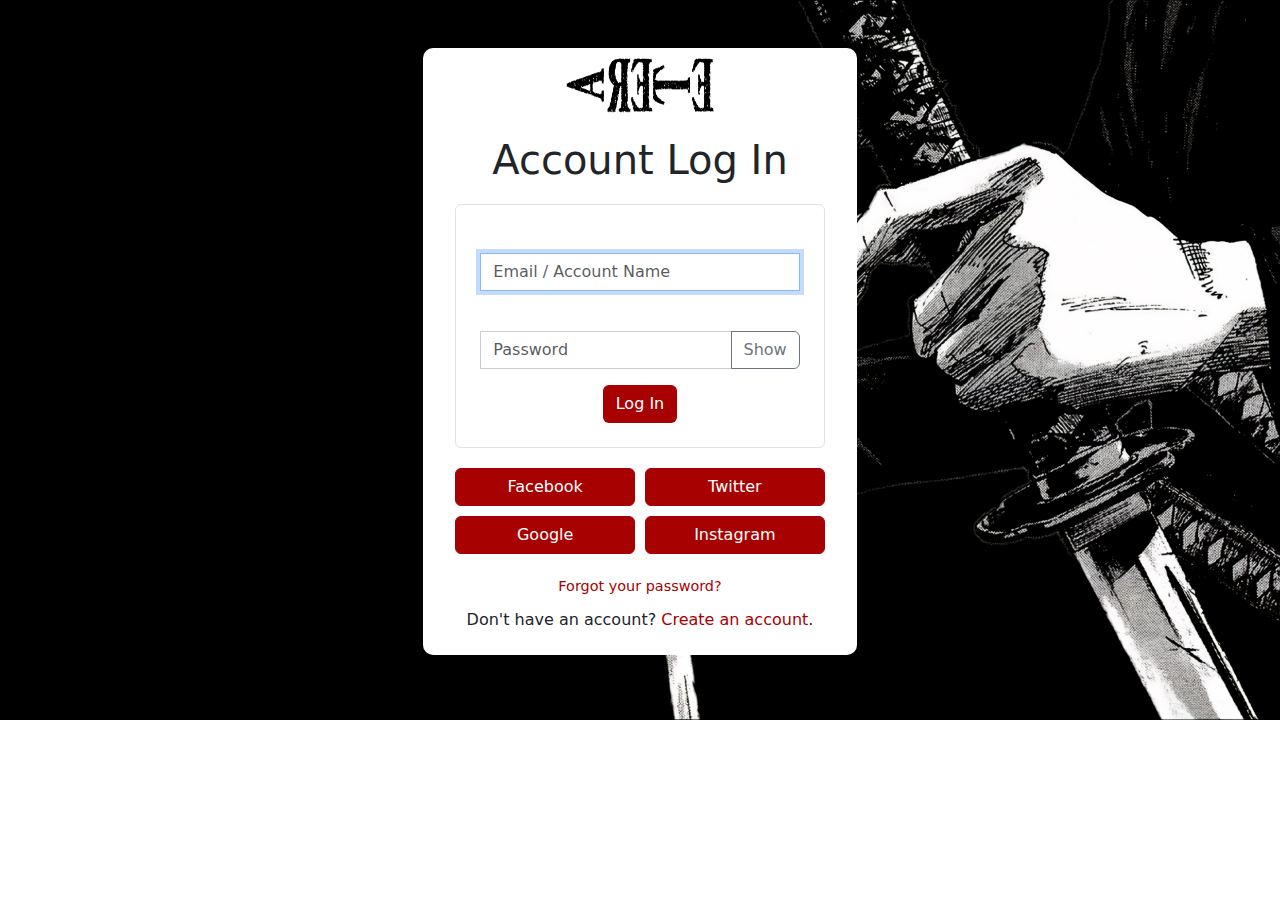
<file: index.html>
<!DOCTYPE html>
<html lang="en">
  <head>
    <meta charset="UTF-8" />
    <meta name="viewport" content="width=device-width, initial-scale=1.0" />
    <link
      rel="stylesheet"
      href="https://unpkg.com/bootstrap@5.3.3/dist/css/bootstrap.min.css"
    />
    <link rel="stylesheet" href="style.css" />
    <style></style>
    <title>Midterm</title>
  </head>
  <body>
    <div class="container mt-5">
      <div class="form-container">
        <div class="logo">
          <img
            src="images/ALogo1.png"
            alt="Midterm"
            class="mc1d7c91af_formLogo"
            height="60px"
            width="150px"
          />
        </div>
        <h1 class="serif">Account Log In</h1>
        <form method="POST" action="/login" class="border p-4 rounded">
          <input type="hidden" name="_formName" value="login" />
          <label for="inputEmail" class="sr-only"></label>
          <input
            type="text"
            id="inputEmail"
            class="form-control mb-3"
            placeholder="Email / Account Name"
            name="email"
            autocomplete="username"
            autofocus=""
            data-test="email-input"
          />
          <label for="inputPassword" class="sr-only"></label>
          <div class="input-group mb-3">
            <input
              type="password"
              id="inputPassword"
              class="form-control"
              placeholder="Password"
              name="password"
              data-test="password-input"
            />
            <link rel="stylesheet" href="product.html" />
            <button
              class="btn btn-outline-secondary"
              type="button"
              id="showPassword"
            >
              Show
            </button>
          </div>
          <a href="product.html" class="btn button; text-align:left" style="color: rgb(255, 255, 255); background-color: #a70101;">Log In</a>
          </button>
        </form>
        <div class="social-buttons">
          <a href="https://www.facebook.com/" class="btn btn-primary"
            >Facebook</a
          >
          <a href="https://twitter.com/" class="btn btn-primary">Twitter</a>
          <a href="https://www.google.com/" class="btn btn-primary">Google</a>
          <a href="https://www.instagram.com/" class="btn btn-primary"
            >Instagram</a
          >
        </div>
        <div class="password-reset">
          <a href="/password-reset" class="forgot-password"
            >Forgot your password?</a
          >
        </div>
        <div class="create-account">
          <p>
            Don't have an account?
            <a href="register.html">Create an account</a>.
          </p>
        </div>
      </div>
    </div>
    <script>
      const showPasswordButton = document.getElementById("showPassword");
      const passwordInput = document.getElementById("inputPassword");
      showPasswordButton.addEventListener("click", function () {
        const type =
          passwordInput.getAttribute("type") === "password"
            ? "text"
            : "password";
        passwordInput.setAttribute("type", type);
        this.textContent = type === "password" ? "Show" : "Hide";
      });
    </script>
  </body>
</html>
</file>
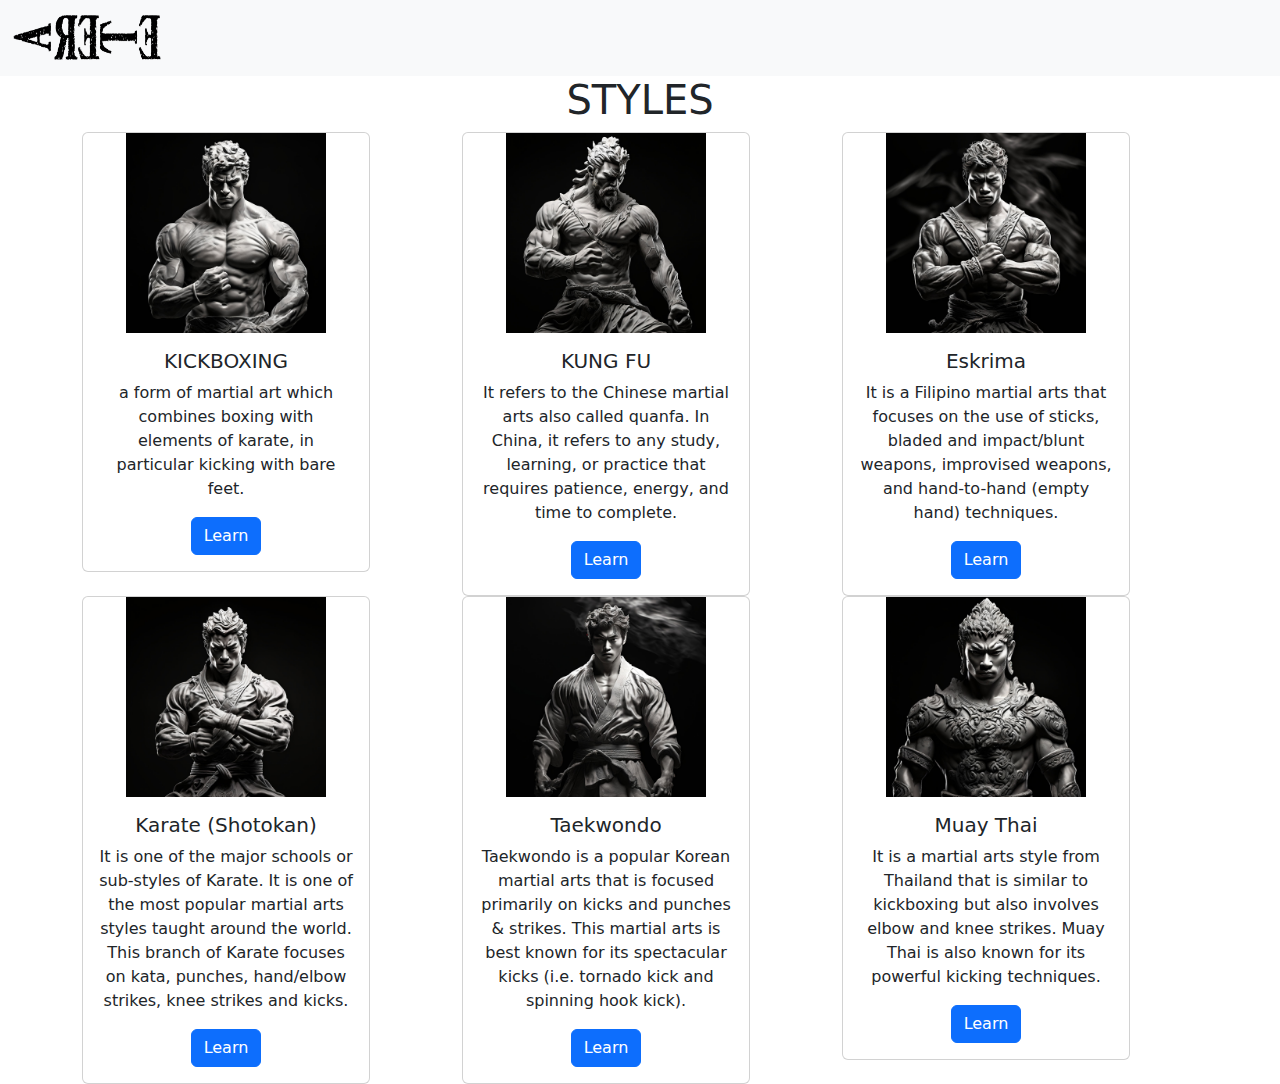
<file: product.html>
<!doctype html>
<html lang="en">
  <head>
    <meta charset="utf-8">
    <meta name="viewport" content="width=device-width, initial-scale=1">
    <link rel="stylesheet" href="https://cdnjs.cloudflare.com/ajax/libs/font-awesome/6.5.2/css/all.min.css" integrity="sha512-SnH5WK+bZxgPHs44uWIX+LLJAJ9/2PkPKZ5QiAj6Ta86w+fsb2TkcmfRyVX3pBnMFcV7oQPJkl9QevSCWr3W6A==" crossorigin="anonymous" referrerpolicy="no-referrer" />
    <title>Bootstrap demo</title>
    <link href="https://cdn.jsdelivr.net/npm/bootstrap@5.3.3/dist/css/bootstrap.min.css" rel="stylesheet" integrity="sha384-QWTKZyjpPEjISv5WaRU9OFeRpok6YctnYmDr5pNlyT2bRjXh0JMhjY6hW+ALEwIH" crossorigin="anonymous">
  </head>
  <body>
    
    <nav class="navbar navbar-expand-lg bg-body-tertiary">
  <div class="container-fluid">
    <a class="navbar-brand" href="#"><img src="images/ALogo1.png" alt="" height="50px" width="150px"></a>
    <button class="navbar-toggler" type="button" data-bs-toggle="collapse" data-bs-target="#navbarNav" aria-controls="navbarNav" aria-expanded="false" aria-label="Toggle navigation">
      <span class="navbar-toggler-icon"></span>
    </button>
    <div class="collapse navbar-collapse" id="navbarNav">
      <ul class="navbar-nav">      
      </ul>
    </div>
  </div>
</nav>

    <h1 id="works" class="text-center">STYLES</h1>
    
    <div class="container text-center">
      <div class="row">
        <div class="col">
          <div class="card" style="width: 18rem;">
            <div class="embed-responsive embed-responsive-1by1">
              <img src="images/American.jpeg" alt="American" height="200px" width="200px">
            </div>
            <div class="card-body">
              <h5 class="card-title">KICKBOXING</h5>
              <p class="card-text">a form of martial art which combines boxing with elements of karate, in particular kicking with bare feet.</p>
              <div class="container mt-3">
                <a href="files/The Ultimate Fitness Boxing & Kickboxing Workout ( PDFDrive ).pdf" class="btn btn-primary">Learn</a>
              </div>
      

<!-- The Modal -->
<div class="modal" id="myModal">
  <div class="modal-dialog">
    <div class="modal-content">

      <!-- Modal Header -->
      <div class="modal-header">
        <h4 class="modal-title">Modal Heading</h4>
        <button type="button" class="btn-close" data-bs-dismiss="modal"></button>
      </div>

      <!-- Modal body -->
      <div class="modal-body">
        <img src="[data-uri]" class="card-img-top" alt="...">
      </div>

      <!-- Modal footer -->
      <div class="modal-footer">
        <button type="button" class="btn btn-danger" data-bs-dismiss="modal">Close</button>
      </div>

    </div>
  </div>
</div>

  </div>
        
  </div>
    </div>
    
    <div class="col">
      <div class="card" style="width: 18rem;">
        <div class="embed-responsive embed-responsive-1by1">
          <img src="images/Chinese.jpeg" alt="Chinese" height="200px" width="200px">
        </div>
        <div class="card-body">
          <h5 class="card-title">KUNG FU</h5>
          <p class="card-text">It refers to the Chinese martial arts also called quanfa. In China, it refers to any study, learning, or practice that requires patience, energy, and time to complete.</p>
          <div class="container mt-3">
            <a href="files/The Art of Shaolin Kung Fu_ The Secrets of Kung Fu for Self-Defence, Health and Enlightenment.pdf" class="btn btn-primary">Learn</a>
          </div>
        </div>
      </div>
    </div>
    <div class="col">
      <div class="card" style="width: 18rem;">
        <div class="embed-responsive embed-responsive-1by1">
          <img src="images/Filipino.jpeg" alt="Filipino" height="200px" width="200px">
        </div>
        <div class="card-body">
          <h5 class="card-title">Eskrima</h5>
          <p class="card-text">It is a Filipino martial arts that focuses on the use of sticks, bladed and impact/blunt weapons, improvised weapons, and hand-to-hand (empty hand) techniques.</p>
          <div class="container mt-3">
            <a href="files/Modern Arnis_ The Filipino Art of Stick Fighting ( PDFDrive ).pdf" class="btn btn-primary">Learn</a>
          </div>
        </div>
      </div>
    </div>
    <div class="container text-center">
      <div class="row">
        <div class="col">
            <div class="card" style="width: 18rem;">
                <div class="embed-responsive embed-responsive-1by1">
                    <img src="images/Japteka.jpeg" alt="karate" height="200px" width="200px">
                </div>
                <div class="card-body">
                    <h5 class="card-title">Karate (Shotokan)</h5>
                    <p class="card-text">It is one of the major schools or sub-styles of Karate. It is one of the most popular martial arts styles taught around the world. This branch of Karate focuses on kata, punches, hand/elbow strikes, knee strikes and kicks.</p>
                    <div class="container mt-3">
                      <a href="files/The Shotokan karate bible_ beginner to black belt.pdf" class="btn btn-primary">Learn</a>
                    </div>
                </div>
            </div>
        </div>

        <div class="col">
            <div class="card" style="width: 18rem;">
                <div class="embed-responsive embed-responsive-1by1">
                    <img src="images/Korean.jpeg" alt="Taekwondo" height="200px" width="200px">
                </div>
                <div class="card-body">
                    <h5 class="card-title">Taekwondo</h5>
                    <p class="card-text">Taekwondo is a popular Korean martial arts that is focused primarily on kicks and punches & strikes. This martial arts is best known for its spectacular kicks (i.e. tornado kick and spinning hook kick).</p>
                    <div class="container mt-3">
                      <a href="files/Taekwon-Do - The Art of Self Defence (1965) by Gen Choi.pdf" class="btn btn-primary">Learn</a>
                    </div>
                </div>
            </div>
        </div>

        <div class="col">
            <div class="card" style="width: 18rem;">
                <div class="embed-responsive embed-responsive-1by1">
                    <img src="images/Thai.jpeg" alt="Muay Thai" height="200px" width="200px">
                </div>
                <div class="card-body">
                    <h5 class="card-title">Muay Thai</h5>
                    <p class="card-text">It is a martial arts style from Thailand that is similar to kickboxing but also involves elbow and knee strikes. Muay Thai is also known for its powerful kicking techniques.</p>
                    <div class="container mt-3">
                      <a href="files/Art of Fighting.pdf" class="btn btn-primary">Learn</a>
                    </div>
                </div>
            </div>
        </div>
    </div>

  </body>
</html>
</file>
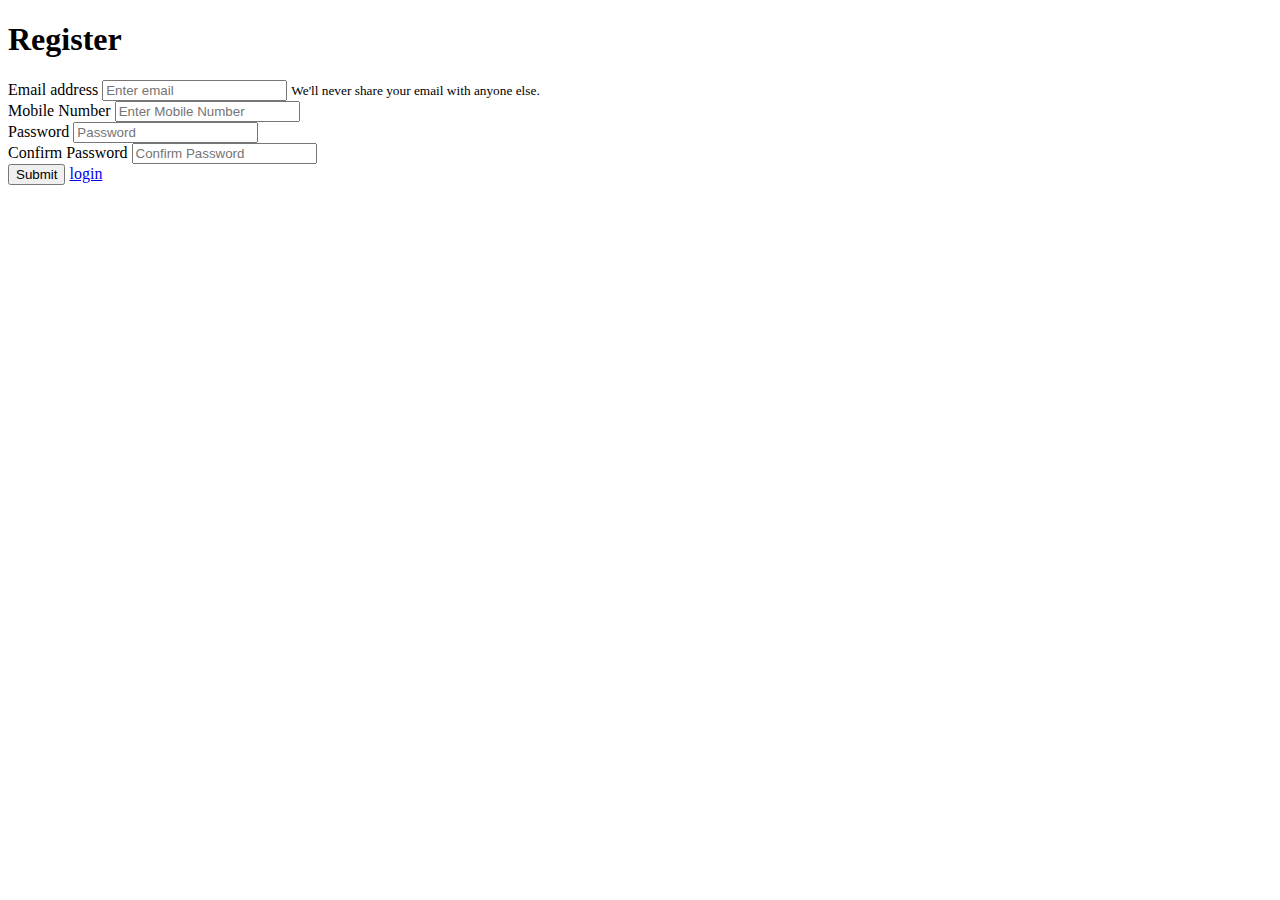
<file: register.html>
<!DOCTYPE html>
<html lang="en">
  <head>
    <meta charset="UTF-8" />
    <meta name="viewport" content="width=device-width, initial-scale=1.0" />
    <link
      rel="stylesheet"
      href="https://cdn.jsdelivr.net/npm/bootstrap@4.1.3/dist/css/bootstrap.min.css"
      integrity="sha384-MCw98/SFnGE8fJT3GXwEOngsV7Zt27NXFoaoApmYm81iuXoPkFOJwJ8ERdknLPMO"
      crossorigin="anonymous"
    />
    <title>Document</title>
  </head>
  <body>
    <h1 class="text-center">Register</h1>
    <div class="container mt-5">
      <form>
        <div class="form-group">
          <label for="exampleInputEmail1">Email address</label>
          <input
            type="email"
            class="form-control"
            id="exampleInputEmail1"
            aria-describedby="emailHelp"
            placeholder="Enter email"
          />
          <small id="emailHelp" class="form-text text-muted"
            >We'll never share your email with anyone else.</small
          >
        </div>
        <div class="form-group">
          <label for="exampleInputEmail1">Mobile Number</label>
          <input
            type="email"
            class="form-control"
            id="exampleInputEmail1"
            aria-describedby="emailHelp"
            placeholder="Enter Mobile Number"
          />
        </div>
        <div class="form-group">
          <label for="exampleInputPassword1">Password</label>
          <input
            type="password"
            class="form-control"
            id="exampleInputPassword1"
            placeholder="Password"
          />
        </div>
        <div class="form-group">
          <label for="exampleInputPassword1">Confirm Password</label>
          <input
            type="text"
            class="form-control"
            id="exampleInputPassword1"
            placeholder="Confirm Password"
          />
        </div>
        <div class="form-group form-check"></div>
        <button type="submit" class="btn btn-primary btn-block">Submit</button>
        <a href=""><a href="index.html">login</a></a>
      </form>
    </div>
  </body>
</html>
</file>
<file: style.css>
body {
    background-image: url("images/bg1.jpg");
    background-size: cover;
    background-repeat: no-repeat;
  }

  .container {
    width: 433.39px;
    height: 607px;
    background-color: #ffffff;
    display: flex;
    flex-direction: column;
    justify-content: center;
    align-items: center;
    border-radius: 10px;
    margin: auto;
  }

  .form-container {
    width: 100%;
    text-align: center;
    padding: 20px;
  }

  .form-container .logo {
    margin-bottom: 20px;
  }

  .form-container form {
    margin-top: 20px;
    color: darkgray;
  }

  .form-control {
    border-radius: 0;
    border-color: #ccc;
  }

  .btn-primary {
    background-color: #a70101;
    border-color: #a70101;
  }

  .btn-primary:hover {
    background-color: #a70101;
    border-color: #a70101;
  }

  .btn-primary:focus {
    box-shadow: 0 0 0 0.2rem #a70101(0, 123, 255, 0.5);
  }

  .forgot-password {
    color: #a70101;
    font-size: 0.9em;
    text-decoration: none;
  }

  .forgot-password:hover {
    color: #a70101;
    text-decoration: underline;
  }

  .create-account {
    margin-top: 10px;
  }

  .create-account a {
    color: #a70101;
    text-decoration: none;
  }

  .create-account a:hover {
    color: #a70101;
    text-decoration: underline;
  }

  .social-buttons {
    margin-top: 20px;
    display: grid;
    grid-template-columns: repeat(2, 1fr);
    gap: 10px;
  }

  .social-buttons a {
    display: block;
    width: 100%;
  }

  .password-reset {
    margin-top: 20px;
  }

  .divider {
    width: 313.39px;
    height: 20.8px;
    background-color: #ccc;
    margin-top: 20px;
  }
</file>
